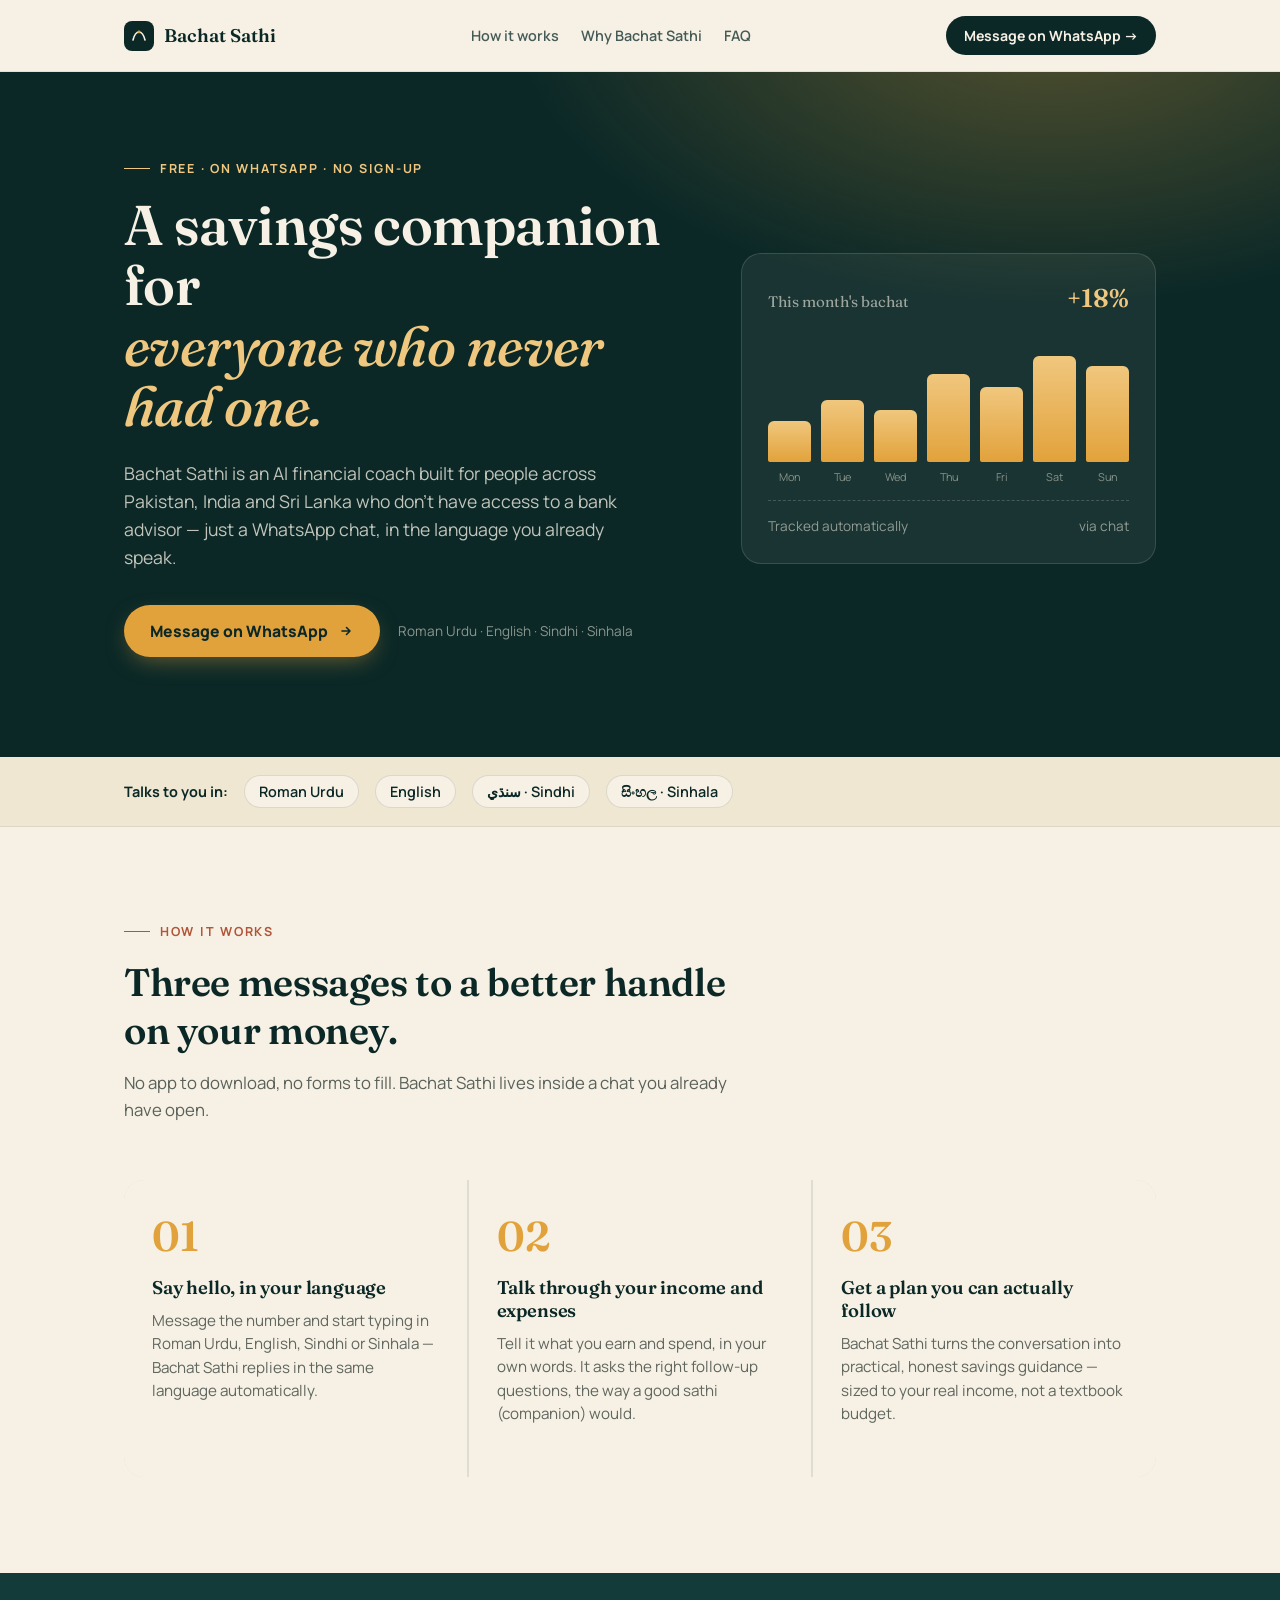
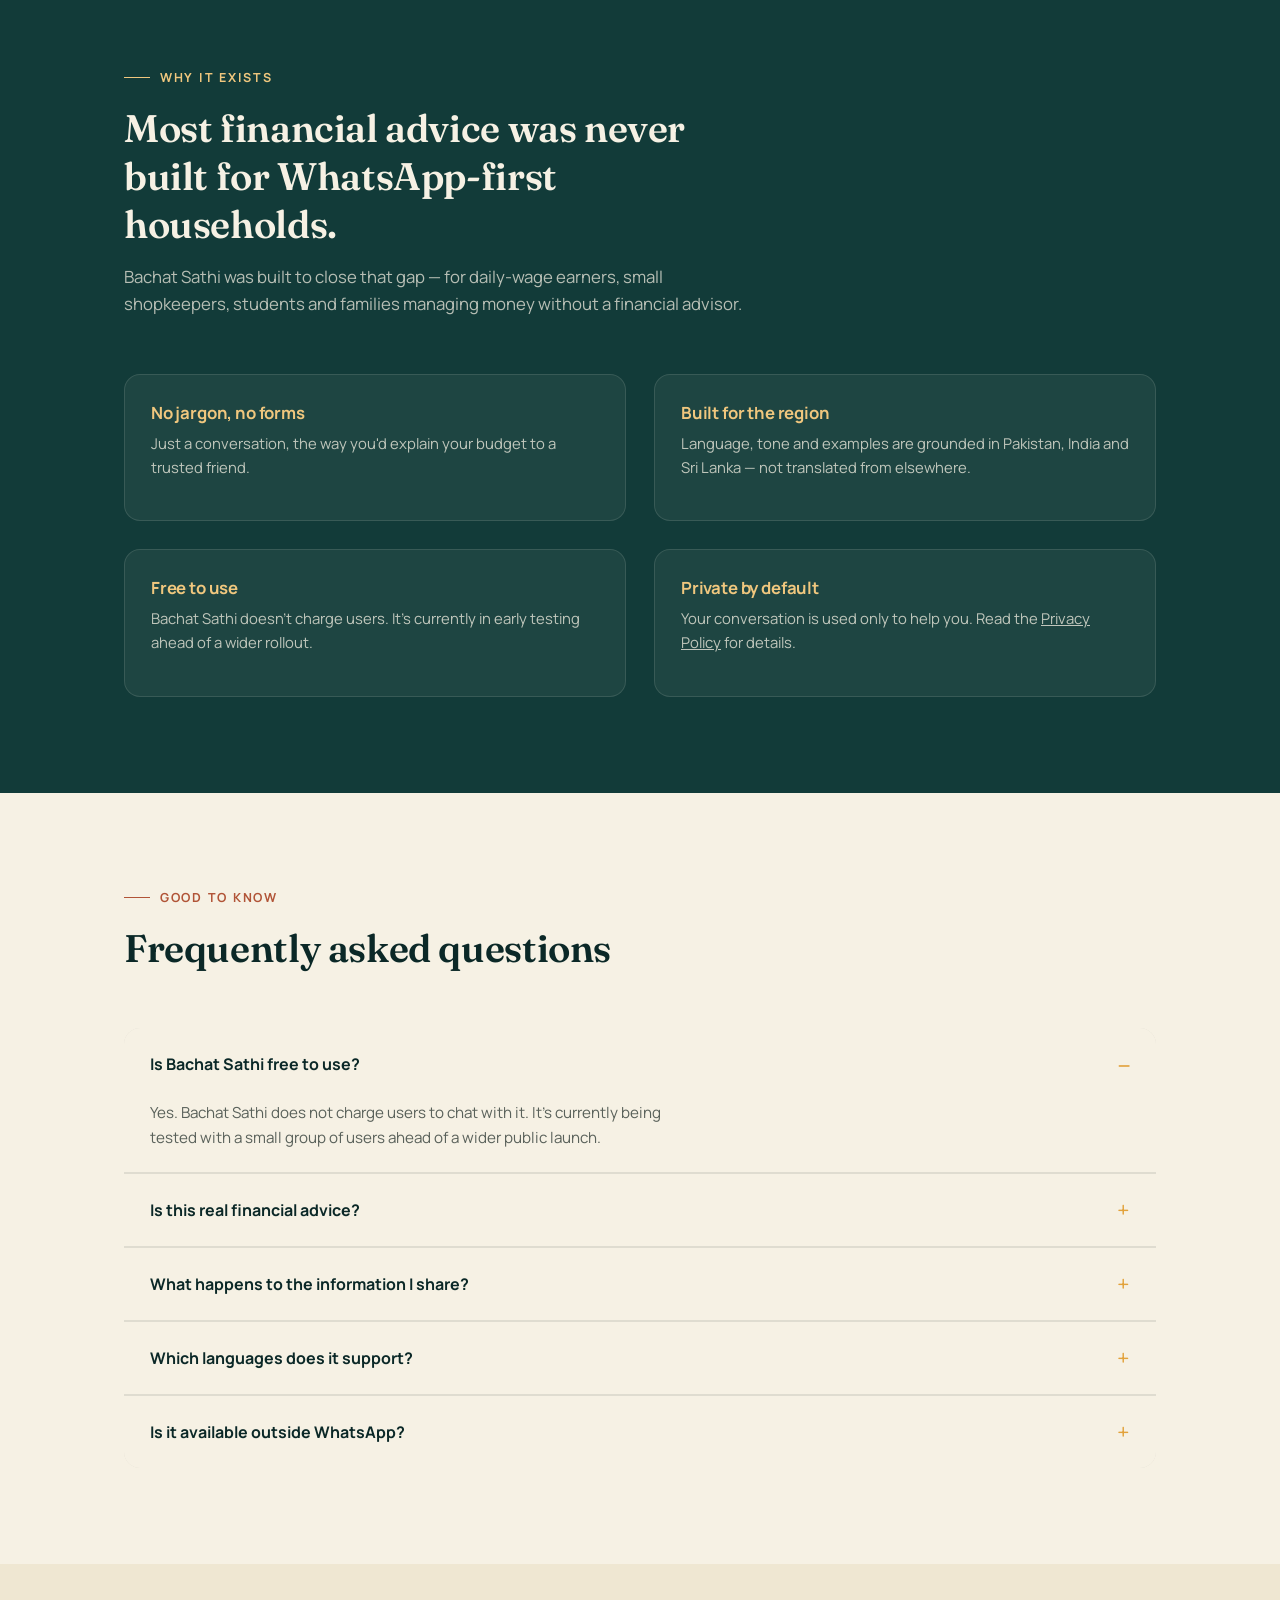
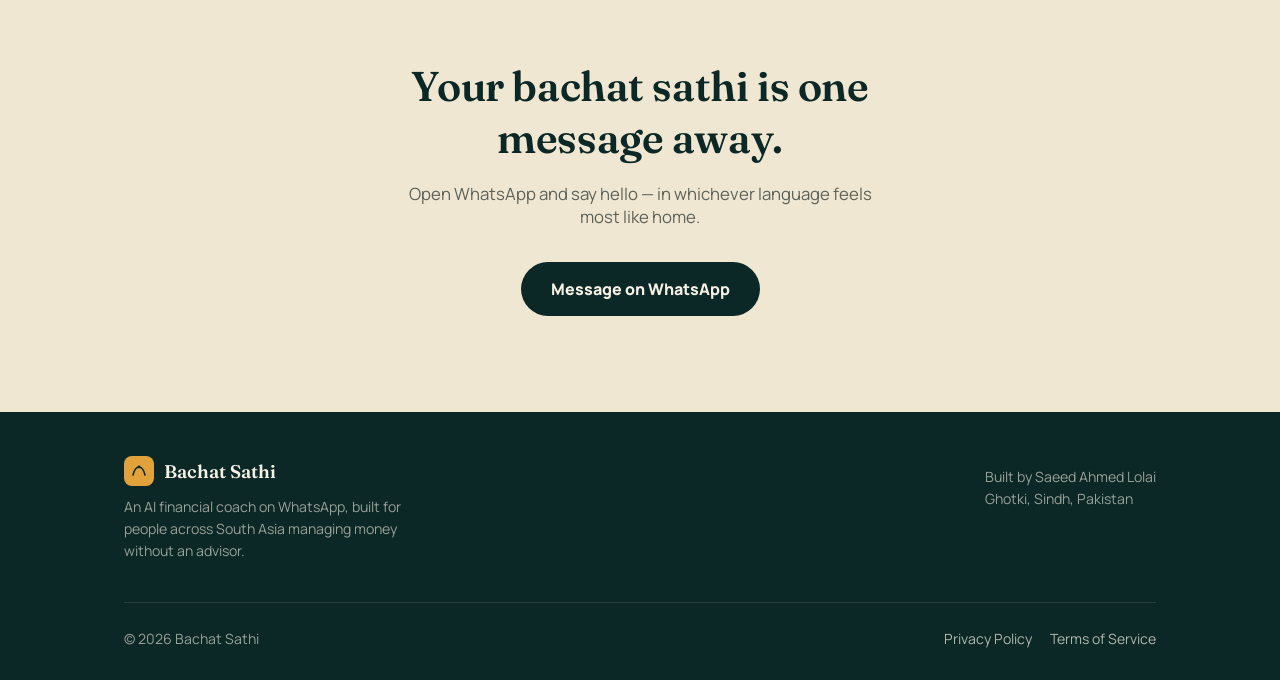
<file: index.html>
<!DOCTYPE html>
<html lang="en">
<head>
<meta charset="UTF-8">
<meta name="viewport" content="width=device-width, initial-scale=1.0">
<title>Bachat Sathi — Your savings companion on WhatsApp</title>
<meta name="description" content="Bachat Sathi is a free AI financial coach on WhatsApp, built for people across Pakistan, India and Sri Lanka who don't have access to a financial advisor.">
<meta property="og:title" content="Bachat Sathi — Your savings companion on WhatsApp">
<meta property="og:description" content="A free AI financial coach on WhatsApp, in Roman Urdu, English, Sindhi and Sinhala.">
<meta property="og:type" content="website">
<link rel="icon" href="data:image/svg+xml,%3Csvg xmlns='http://www.w3.org/2000/svg' viewBox='0 0 32 32'%3E%3Crect width='32' height='32' rx='8' fill='%230B2827'/%3E%3Cpath d='M6 24c0 0 4-16 10-16s10 16 10 16' stroke='%23F6F1E4' stroke-width='2.4' fill='none' stroke-linecap='round'/%3E%3Ccircle cx='16' cy='8' r='2.2' fill='%23E2A23B'/%3E%3C/svg%3E">
<link rel="preconnect" href="https://fonts.googleapis.com">
<link rel="preconnect" href="https://fonts.gstatic.com" crossorigin>
<link href="https://fonts.googleapis.com/css2?family=Fraunces:opsz,wght@9..144,400;9..144,500;9..144,600;9..144,700&family=Manrope:wght@400;500;600;700;800&display=swap" rel="stylesheet">
<link rel="stylesheet" href="style.css">
</head>
<body>

<div class="nav">
  <div class="nav-inner">
    <a class="brand" href="index.html">
      <span class="mark">
        <svg width="16" height="16" viewBox="0 0 16 16" fill="none"><path d="M2 12C2 12 4 4 8 4C12 4 14 12 14 12" stroke="#F6F1E4" stroke-width="1.6" stroke-linecap="round"/><circle cx="8" cy="4" r="1.4" fill="#E2A23B"/></svg>
      </span>
      Bachat Sathi
    </a>
    <div class="nav-links">
      <a href="#how">How it works</a>
      <a href="#why">Why Bachat Sathi</a>
      <a href="#faq">FAQ</a>
    </div>
    <a class="nav-cta" href="https://wa.me/15551496359" target="_blank" rel="noopener">
      Message on WhatsApp →
    </a>
  </div>
</div>

<section class="hero">
  <div class="wrap hero-grid">
    <div>
      <div class="eyebrow">Free · On WhatsApp · No sign-up</div>
      <h1>A savings companion for<br><em>everyone who never had one.</em></h1>
      <p class="lead">Bachat Sathi is an AI financial coach built for people across Pakistan, India and Sri Lanka who don't have access to a bank advisor — just a WhatsApp chat, in the language you already speak.</p>
      <div class="hero-actions">
        <a class="btn-primary" href="https://wa.me/15551496359" target="_blank" rel="noopener">
          Message on WhatsApp
          <svg width="16" height="16" viewBox="0 0 16 16" fill="none"><path d="M4 8H12M12 8L8.5 4.5M12 8L8.5 11.5" stroke="#0B2827" stroke-width="1.6" stroke-linecap="round" stroke-linejoin="round"/></svg>
        </a>
        <span class="hero-note">Roman Urdu · English · Sindhi · Sinhala</span>
      </div>
    </div>

    <div class="ledger" aria-hidden="true">
      <div class="ledger-head">
        <span>This month's bachat</span>
        <span>+18%</span>
      </div>
      <div class="bars">
        <div class="bar" style="height:32%"><span>Mon</span></div>
        <div class="bar" style="height:48%"><span>Tue</span></div>
        <div class="bar" style="height:40%"><span>Wed</span></div>
        <div class="bar" style="height:68%"><span>Thu</span></div>
        <div class="bar" style="height:58%"><span>Fri</span></div>
        <div class="bar" style="height:82%"><span>Sat</span></div>
        <div class="bar" style="height:74%"><span>Sun</span></div>
      </div>
      <div class="ledger-foot">
        <span>Tracked automatically</span>
        <span>via chat</span>
      </div>
    </div>
  </div>
</section>

<div class="langs">
  <div class="langs-inner">
    <span class="label">Talks to you in:</span>
    <span class="chip">Roman Urdu</span>
    <span class="chip">English</span>
    <span class="chip">سنڌي · Sindhi</span>
    <span class="chip">සිංහල · Sinhala</span>
  </div>
</div>

<section id="how">
  <div class="wrap">
    <div class="section-head">
      <div class="eyebrow">How it works</div>
      <h2>Three messages to a better handle on your money.</h2>
      <p>No app to download, no forms to fill. Bachat Sathi lives inside a chat you already have open.</p>
    </div>
    <div class="steps">
      <div class="step">
        <div class="num">01</div>
        <h3>Say hello, in your language</h3>
        <p>Message the number and start typing in Roman Urdu, English, Sindhi or Sinhala — Bachat Sathi replies in the same language automatically.</p>
      </div>
      <div class="step">
        <div class="num">02</div>
        <h3>Talk through your income and expenses</h3>
        <p>Tell it what you earn and spend, in your own words. It asks the right follow-up questions, the way a good sathi (companion) would.</p>
      </div>
      <div class="step">
        <div class="num">03</div>
        <h3>Get a plan you can actually follow</h3>
        <p>Bachat Sathi turns the conversation into practical, honest savings guidance — sized to your real income, not a textbook budget.</p>
      </div>
    </div>
  </div>
</section>

<section class="why" id="why">
  <div class="wrap">
    <div class="section-head">
      <div class="eyebrow">Why it exists</div>
      <h2>Most financial advice was never built for WhatsApp-first households.</h2>
      <p>Bachat Sathi was built to close that gap — for daily-wage earners, small shopkeepers, students and families managing money without a financial advisor.</p>
    </div>
    <div class="why-grid">
      <div class="why-item">
        <h3>No jargon, no forms</h3>
        <p>Just a conversation, the way you'd explain your budget to a trusted friend.</p>
      </div>
      <div class="why-item">
        <h3>Built for the region</h3>
        <p>Language, tone and examples are grounded in Pakistan, India and Sri Lanka — not translated from elsewhere.</p>
      </div>
      <div class="why-item">
        <h3>Free to use</h3>
        <p>Bachat Sathi doesn't charge users. It's currently in early testing ahead of a wider rollout.</p>
      </div>
      <div class="why-item">
        <h3>Private by default</h3>
        <p>Your conversation is used only to help you. Read the <a href="privacy.html" style="text-decoration:underline;">Privacy Policy</a> for details.</p>
      </div>
    </div>
  </div>
</section>

<section id="faq">
  <div class="wrap">
    <div class="section-head">
      <div class="eyebrow">Good to know</div>
      <h2>Frequently asked questions</h2>
    </div>
    <div class="faq-list">
      <details class="faq-item" open>
        <summary>Is Bachat Sathi free to use?</summary>
        <div class="faq-body">Yes. Bachat Sathi does not charge users to chat with it. It's currently being tested with a small group of users ahead of a wider public launch.</div>
      </details>
      <details class="faq-item">
        <summary>Is this real financial advice?</summary>
        <div class="faq-body">Bachat Sathi offers general budgeting and savings guidance for educational purposes. It is not a licensed financial advisor, and its guidance should not replace advice from a qualified professional for major financial decisions.</div>
      </details>
      <details class="faq-item">
        <summary>What happens to the information I share?</summary>
        <div class="faq-body">Your messages are used to give you relevant coaching and are not sold to third parties. See the <a href="privacy.html" style="text-decoration:underline;">Privacy Policy</a> for full details.</div>
      </details>
      <details class="faq-item">
        <summary>Which languages does it support?</summary>
        <div class="faq-body">Roman Urdu, English, Sindhi and Sinhala today, with more languages planned as Bachat Sathi grows.</div>
      </details>
      <details class="faq-item">
        <summary>Is it available outside WhatsApp?</summary>
        <div class="faq-body">Not yet. Bachat Sathi currently works on WhatsApp only.</div>
      </details>
    </div>
  </div>
</section>

<section class="cta">
  <div class="wrap">
    <h2>Your bachat sathi is one message away.</h2>
    <p>Open WhatsApp and say hello — in whichever language feels most like home.</p>
    <a class="btn-dark" href="https://wa.me/15551496359" target="_blank" rel="noopener">
      Message on WhatsApp
    </a>
  </div>
</section>

<footer>
  <div class="wrap">
    <div class="top">
      <div>
        <a class="brand" href="index.html">
          <span class="mark">
            <svg width="16" height="16" viewBox="0 0 16 16" fill="none"><path d="M2 12C2 12 4 4 8 4C12 4 14 12 14 12" stroke="#0B2827" stroke-width="1.6" stroke-linecap="round"/><circle cx="8" cy="4" r="1.4" fill="#0B2827"/></svg>
          </span>
          Bachat Sathi
        </a>
        <p>An AI financial coach on WhatsApp, built for people across South Asia managing money without an advisor.</p>
      </div>
      <div>
        <p>Built by Saeed Ahmed Lolai<br>Ghotki, Sindh, Pakistan</p>
      </div>
    </div>
    <div class="foot-inner">
      <span>© 2026 Bachat Sathi</span>
      <div class="foot-links">
        <a href="privacy.html">Privacy Policy</a>
        <a href="terms.html">Terms of Service</a>
      </div>
    </div>
  </div>
</footer>

</body>
</html>
</file>
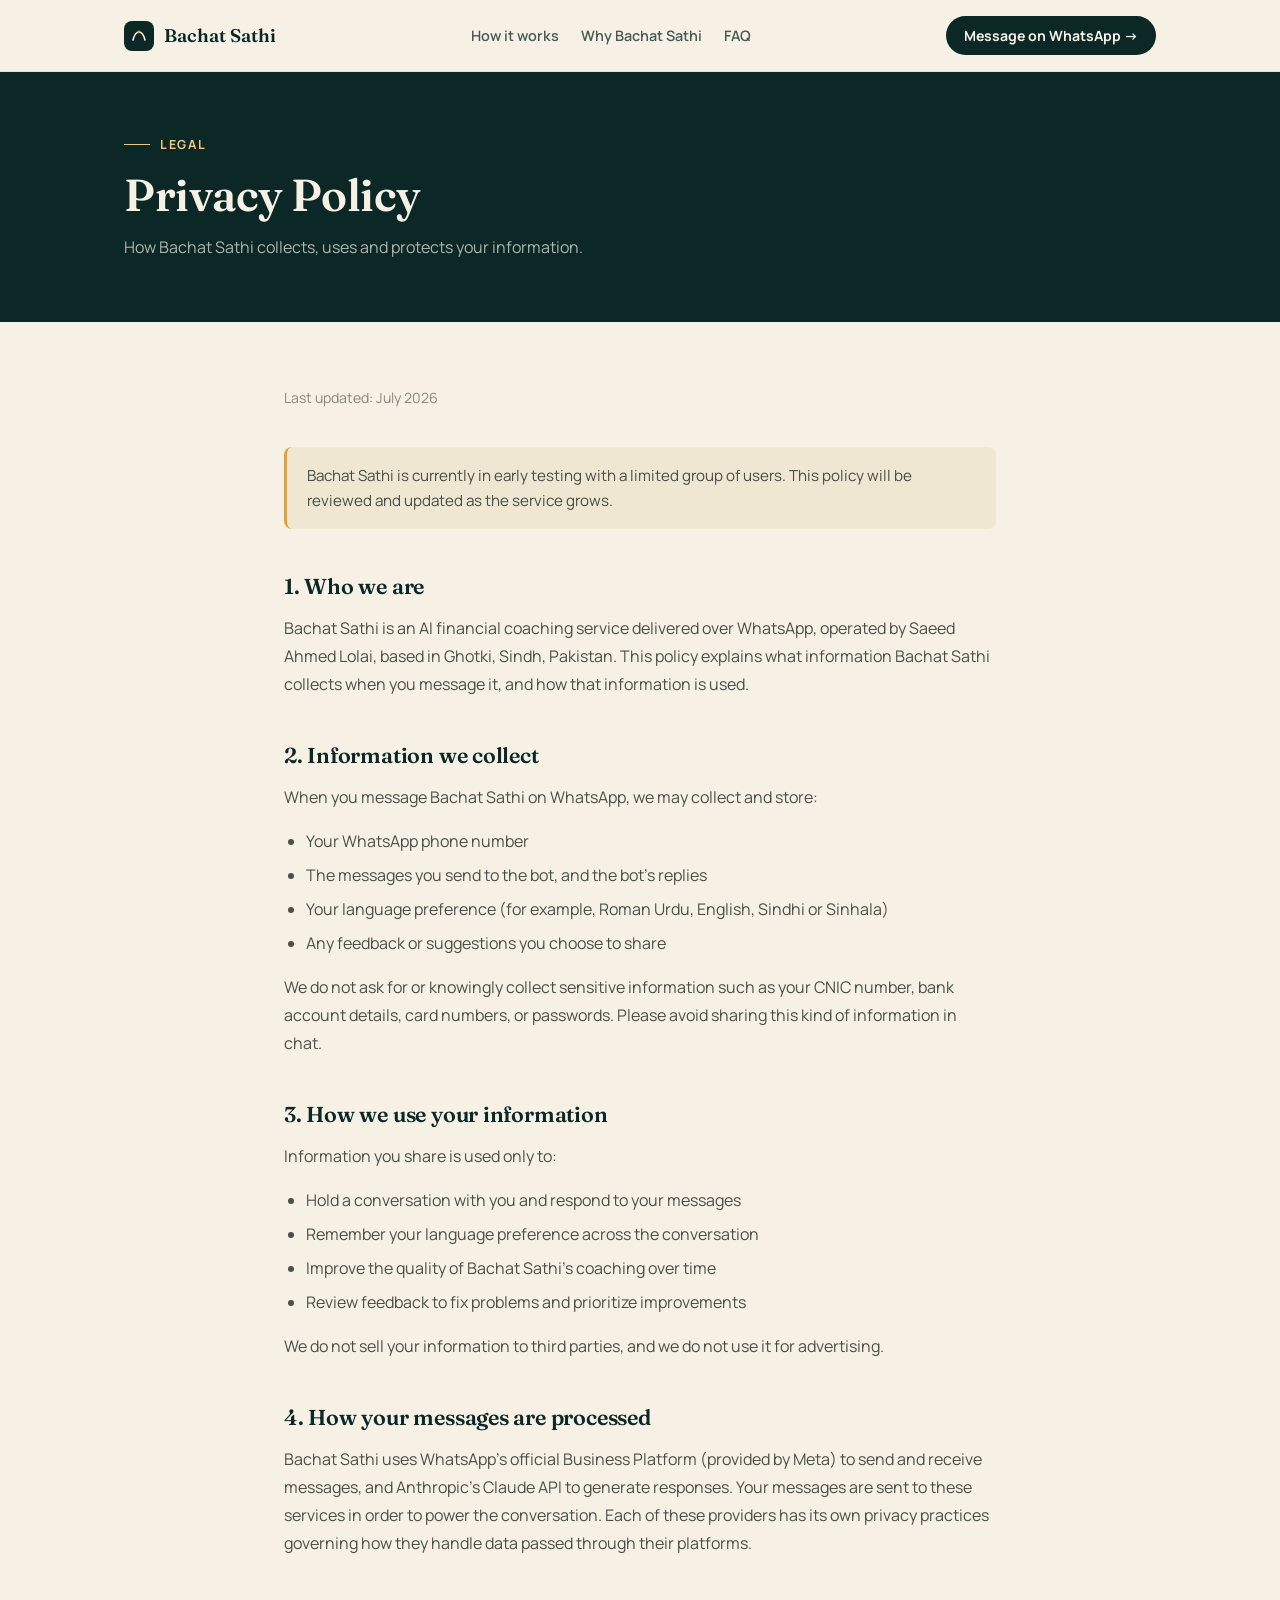
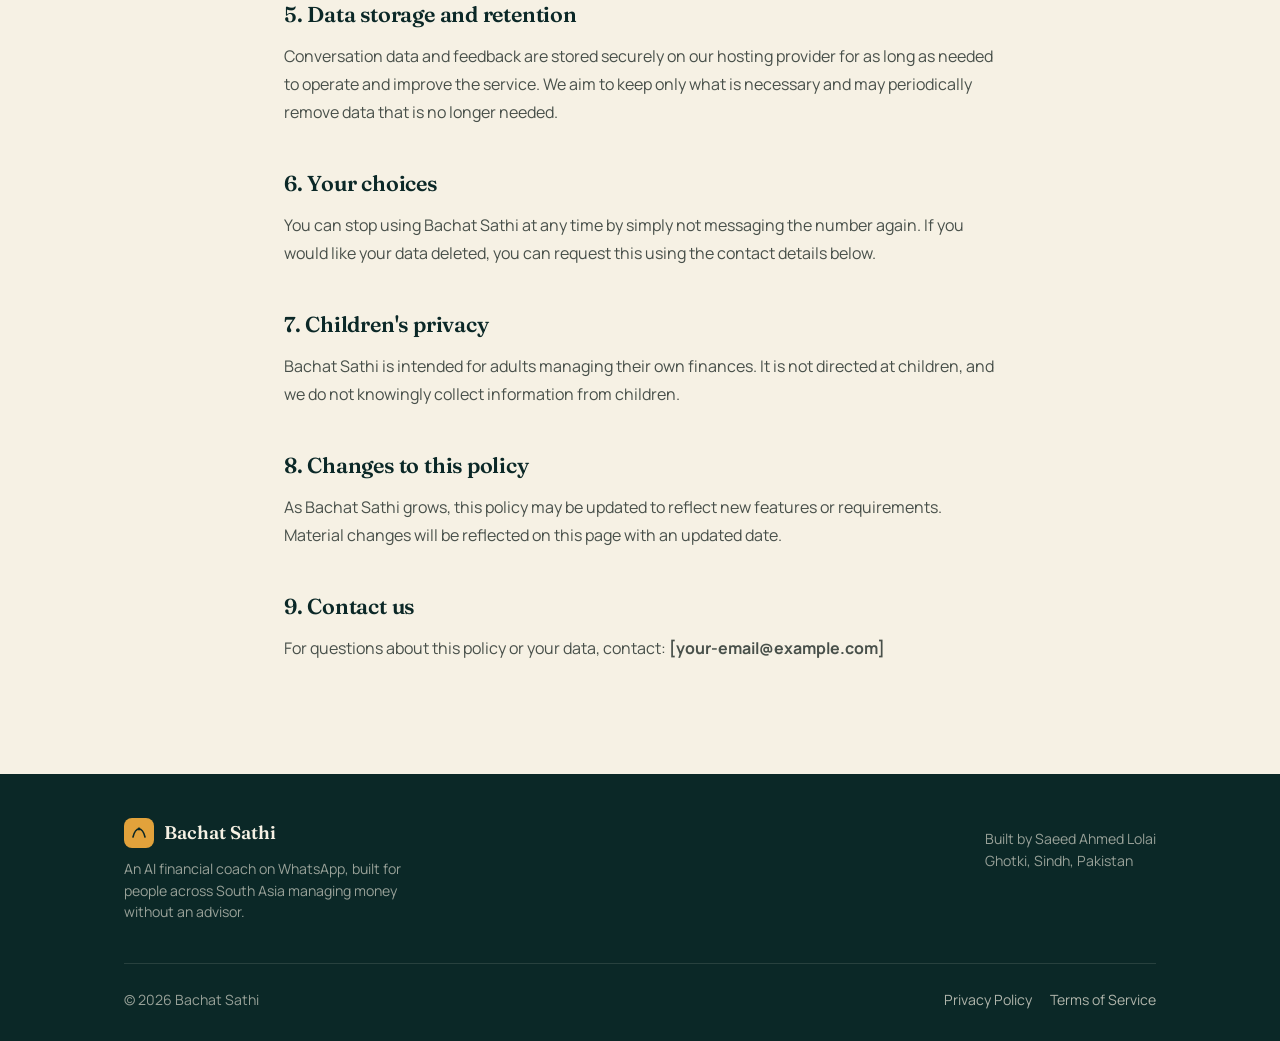
<file: privacy.html>
<!DOCTYPE html>
<html lang="en">
<head>
<meta charset="UTF-8">
<meta name="viewport" content="width=device-width, initial-scale=1.0">
<title>Privacy Policy — Bachat Sathi</title>
<meta name="description" content="How Bachat Sathi collects, uses and protects your information.">
<link rel="icon" href="data:image/svg+xml,%3Csvg xmlns='http://www.w3.org/2000/svg' viewBox='0 0 32 32'%3E%3Crect width='32' height='32' rx='8' fill='%230B2827'/%3E%3Cpath d='M6 24c0 0 4-16 10-16s10 16 10 16' stroke='%23F6F1E4' stroke-width='2.4' fill='none' stroke-linecap='round'/%3E%3Ccircle cx='16' cy='8' r='2.2' fill='%23E2A23B'/%3E%3C/svg%3E">
<link rel="preconnect" href="https://fonts.googleapis.com">
<link rel="preconnect" href="https://fonts.gstatic.com" crossorigin>
<link href="https://fonts.googleapis.com/css2?family=Fraunces:opsz,wght@9..144,400;9..144,500;9..144,600;9..144,700&family=Manrope:wght@400;500;600;700;800&display=swap" rel="stylesheet">
<link rel="stylesheet" href="style.css">
</head>
<body>

<div class="nav">
  <div class="nav-inner">
    <a class="brand" href="index.html">
      <span class="mark">
        <svg width="16" height="16" viewBox="0 0 16 16" fill="none"><path d="M2 12C2 12 4 4 8 4C12 4 14 12 14 12" stroke="#F6F1E4" stroke-width="1.6" stroke-linecap="round"/><circle cx="8" cy="4" r="1.4" fill="#E2A23B"/></svg>
      </span>
      Bachat Sathi
    </a>
    <div class="nav-links">
      <a href="index.html#how">How it works</a>
      <a href="index.html#why">Why Bachat Sathi</a>
      <a href="index.html#faq">FAQ</a>
    </div>
    <a class="nav-cta" href="https://wa.me/15551496359" target="_blank" rel="noopener">
      Message on WhatsApp →
    </a>
  </div>
</div>

<section class="legal-hero">
  <div class="wrap">
    <div class="eyebrow">Legal</div>
    <h1>Privacy Policy</h1>
    <p>How Bachat Sathi collects, uses and protects your information.</p>
  </div>
</section>

<div class="legal-body">
  <p class="updated">Last updated: July 2026</p>

  <div class="callout">
    Bachat Sathi is currently in early testing with a limited group of users. This policy will be reviewed and updated as the service grows.
  </div>

  <h2>1. Who we are</h2>
  <p>Bachat Sathi is an AI financial coaching service delivered over WhatsApp, operated by Saeed Ahmed Lolai, based in Ghotki, Sindh, Pakistan. This policy explains what information Bachat Sathi collects when you message it, and how that information is used.</p>

  <h2>2. Information we collect</h2>
  <p>When you message Bachat Sathi on WhatsApp, we may collect and store:</p>
  <ul>
    <li>Your WhatsApp phone number</li>
    <li>The messages you send to the bot, and the bot's replies</li>
    <li>Your language preference (for example, Roman Urdu, English, Sindhi or Sinhala)</li>
    <li>Any feedback or suggestions you choose to share</li>
  </ul>
  <p>We do not ask for or knowingly collect sensitive information such as your CNIC number, bank account details, card numbers, or passwords. Please avoid sharing this kind of information in chat.</p>

  <h2>3. How we use your information</h2>
  <p>Information you share is used only to:</p>
  <ul>
    <li>Hold a conversation with you and respond to your messages</li>
    <li>Remember your language preference across the conversation</li>
    <li>Improve the quality of Bachat Sathi's coaching over time</li>
    <li>Review feedback to fix problems and prioritize improvements</li>
  </ul>
  <p>We do not sell your information to third parties, and we do not use it for advertising.</p>

  <h2>4. How your messages are processed</h2>
  <p>Bachat Sathi uses WhatsApp's official Business Platform (provided by Meta) to send and receive messages, and Anthropic's Claude API to generate responses. Your messages are sent to these services in order to power the conversation. Each of these providers has its own privacy practices governing how they handle data passed through their platforms.</p>

  <h2>5. Data storage and retention</h2>
  <p>Conversation data and feedback are stored securely on our hosting provider for as long as needed to operate and improve the service. We aim to keep only what is necessary and may periodically remove data that is no longer needed.</p>

  <h2>6. Your choices</h2>
  <p>You can stop using Bachat Sathi at any time by simply not messaging the number again. If you would like your data deleted, you can request this using the contact details below.</p>

  <h2>7. Children's privacy</h2>
  <p>Bachat Sathi is intended for adults managing their own finances. It is not directed at children, and we do not knowingly collect information from children.</p>

  <h2>8. Changes to this policy</h2>
  <p>As Bachat Sathi grows, this policy may be updated to reflect new features or requirements. Material changes will be reflected on this page with an updated date.</p>

  <h2>9. Contact us</h2>
  <p>For questions about this policy or your data, contact: <strong>[your-email@example.com]</strong></p>
</div>

<footer>
  <div class="wrap">
    <div class="top">
      <div>
        <a class="brand" href="index.html">
          <span class="mark">
            <svg width="16" height="16" viewBox="0 0 16 16" fill="none"><path d="M2 12C2 12 4 4 8 4C12 4 14 12 14 12" stroke="#0B2827" stroke-width="1.6" stroke-linecap="round"/><circle cx="8" cy="4" r="1.4" fill="#0B2827"/></svg>
          </span>
          Bachat Sathi
        </a>
        <p>An AI financial coach on WhatsApp, built for people across South Asia managing money without an advisor.</p>
      </div>
      <div>
        <p>Built by Saeed Ahmed Lolai<br>Ghotki, Sindh, Pakistan</p>
      </div>
    </div>
    <div class="foot-inner">
      <span>© 2026 Bachat Sathi</span>
      <div class="foot-links">
        <a href="privacy.html">Privacy Policy</a>
        <a href="terms.html">Terms of Service</a>
      </div>
    </div>
  </div>
</footer>

</body>
</html>
</file>
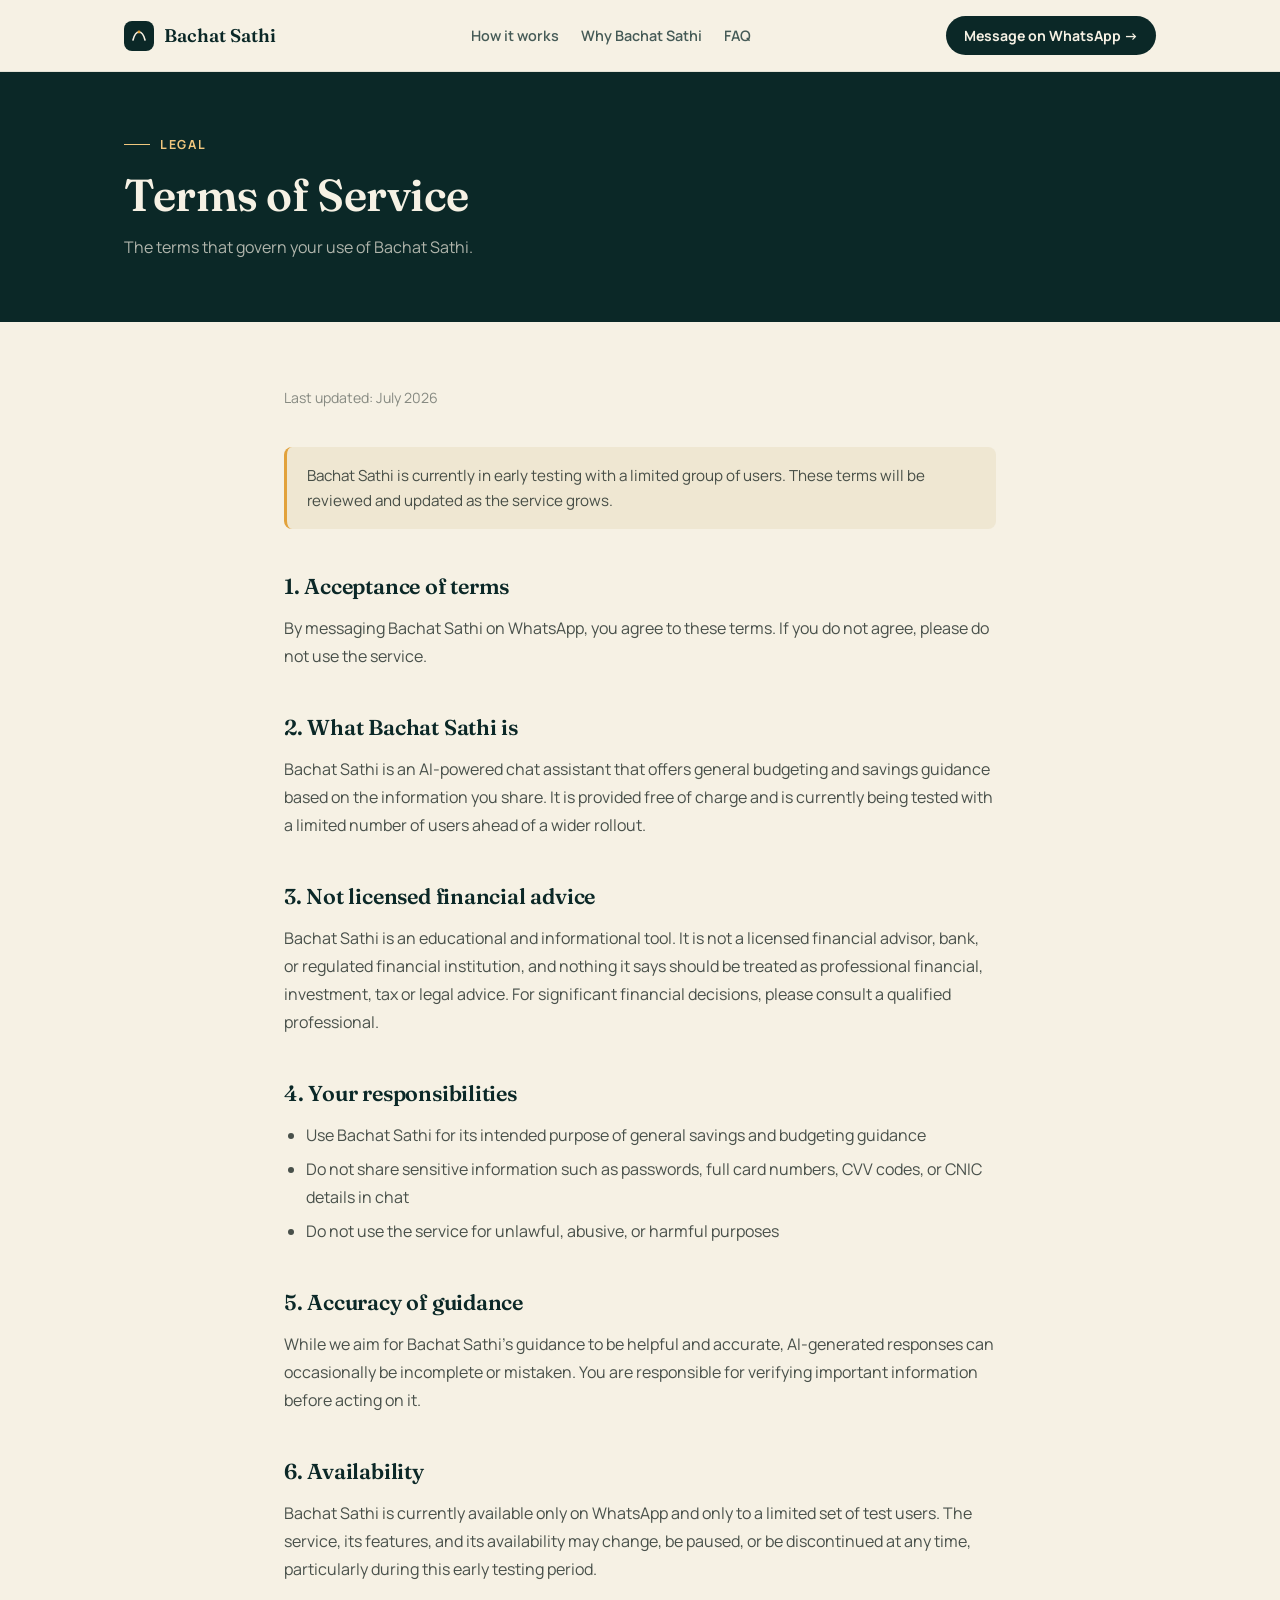
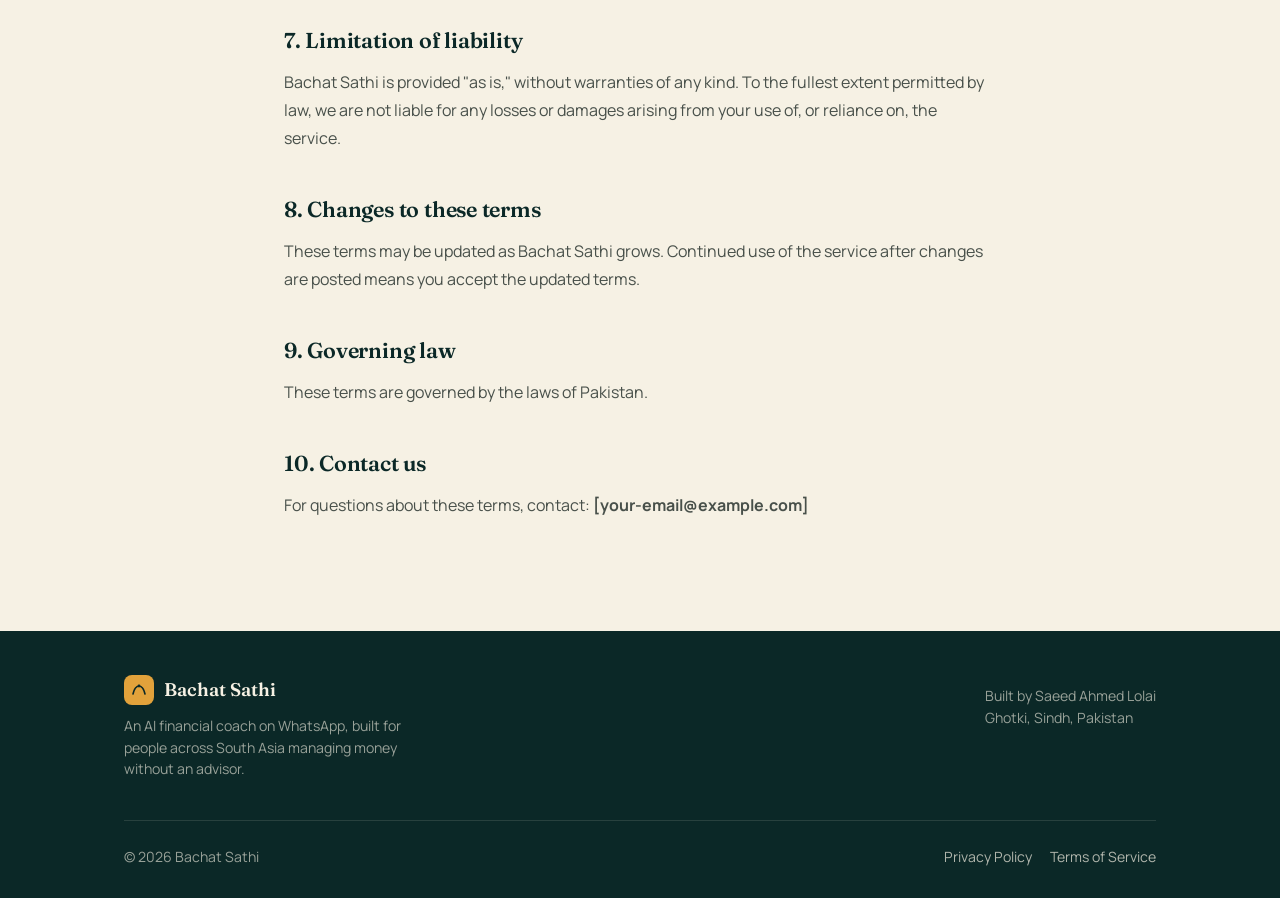
<file: terms.html>
<!DOCTYPE html>
<html lang="en">
<head>
<meta charset="UTF-8">
<meta name="viewport" content="width=device-width, initial-scale=1.0">
<title>Terms of Service — Bachat Sathi</title>
<meta name="description" content="The terms that govern your use of Bachat Sathi.">
<link rel="icon" href="data:image/svg+xml,%3Csvg xmlns='http://www.w3.org/2000/svg' viewBox='0 0 32 32'%3E%3Crect width='32' height='32' rx='8' fill='%230B2827'/%3E%3Cpath d='M6 24c0 0 4-16 10-16s10 16 10 16' stroke='%23F6F1E4' stroke-width='2.4' fill='none' stroke-linecap='round'/%3E%3Ccircle cx='16' cy='8' r='2.2' fill='%23E2A23B'/%3E%3C/svg%3E">
<link rel="preconnect" href="https://fonts.googleapis.com">
<link rel="preconnect" href="https://fonts.gstatic.com" crossorigin>
<link href="https://fonts.googleapis.com/css2?family=Fraunces:opsz,wght@9..144,400;9..144,500;9..144,600;9..144,700&family=Manrope:wght@400;500;600;700;800&display=swap" rel="stylesheet">
<link rel="stylesheet" href="style.css">
</head>
<body>

<div class="nav">
  <div class="nav-inner">
    <a class="brand" href="index.html">
      <span class="mark">
        <svg width="16" height="16" viewBox="0 0 16 16" fill="none"><path d="M2 12C2 12 4 4 8 4C12 4 14 12 14 12" stroke="#F6F1E4" stroke-width="1.6" stroke-linecap="round"/><circle cx="8" cy="4" r="1.4" fill="#E2A23B"/></svg>
      </span>
      Bachat Sathi
    </a>
    <div class="nav-links">
      <a href="index.html#how">How it works</a>
      <a href="index.html#why">Why Bachat Sathi</a>
      <a href="index.html#faq">FAQ</a>
    </div>
    <a class="nav-cta" href="https://wa.me/15551496359" target="_blank" rel="noopener">
      Message on WhatsApp →
    </a>
  </div>
</div>

<section class="legal-hero">
  <div class="wrap">
    <div class="eyebrow">Legal</div>
    <h1>Terms of Service</h1>
    <p>The terms that govern your use of Bachat Sathi.</p>
  </div>
</section>

<div class="legal-body">
  <p class="updated">Last updated: July 2026</p>

  <div class="callout">
    Bachat Sathi is currently in early testing with a limited group of users. These terms will be reviewed and updated as the service grows.
  </div>

  <h2>1. Acceptance of terms</h2>
  <p>By messaging Bachat Sathi on WhatsApp, you agree to these terms. If you do not agree, please do not use the service.</p>

  <h2>2. What Bachat Sathi is</h2>
  <p>Bachat Sathi is an AI-powered chat assistant that offers general budgeting and savings guidance based on the information you share. It is provided free of charge and is currently being tested with a limited number of users ahead of a wider rollout.</p>

  <h2>3. Not licensed financial advice</h2>
  <p>Bachat Sathi is an educational and informational tool. It is not a licensed financial advisor, bank, or regulated financial institution, and nothing it says should be treated as professional financial, investment, tax or legal advice. For significant financial decisions, please consult a qualified professional.</p>

  <h2>4. Your responsibilities</h2>
  <ul>
    <li>Use Bachat Sathi for its intended purpose of general savings and budgeting guidance</li>
    <li>Do not share sensitive information such as passwords, full card numbers, CVV codes, or CNIC details in chat</li>
    <li>Do not use the service for unlawful, abusive, or harmful purposes</li>
  </ul>

  <h2>5. Accuracy of guidance</h2>
  <p>While we aim for Bachat Sathi's guidance to be helpful and accurate, AI-generated responses can occasionally be incomplete or mistaken. You are responsible for verifying important information before acting on it.</p>

  <h2>6. Availability</h2>
  <p>Bachat Sathi is currently available only on WhatsApp and only to a limited set of test users. The service, its features, and its availability may change, be paused, or be discontinued at any time, particularly during this early testing period.</p>

  <h2>7. Limitation of liability</h2>
  <p>Bachat Sathi is provided "as is," without warranties of any kind. To the fullest extent permitted by law, we are not liable for any losses or damages arising from your use of, or reliance on, the service.</p>

  <h2>8. Changes to these terms</h2>
  <p>These terms may be updated as Bachat Sathi grows. Continued use of the service after changes are posted means you accept the updated terms.</p>

  <h2>9. Governing law</h2>
  <p>These terms are governed by the laws of Pakistan.</p>

  <h2>10. Contact us</h2>
  <p>For questions about these terms, contact: <strong>[your-email@example.com]</strong></p>
</div>

<footer>
  <div class="wrap">
    <div class="top">
      <div>
        <a class="brand" href="index.html">
          <span class="mark">
            <svg width="16" height="16" viewBox="0 0 16 16" fill="none"><path d="M2 12C2 12 4 4 8 4C12 4 14 12 14 12" stroke="#0B2827" stroke-width="1.6" stroke-linecap="round"/><circle cx="8" cy="4" r="1.4" fill="#0B2827"/></svg>
          </span>
          Bachat Sathi
        </a>
        <p>An AI financial coach on WhatsApp, built for people across South Asia managing money without an advisor.</p>
      </div>
      <div>
        <p>Built by Saeed Ahmed Lolai<br>Ghotki, Sindh, Pakistan</p>
      </div>
    </div>
    <div class="foot-inner">
      <span>© 2026 Bachat Sathi</span>
      <div class="foot-links">
        <a href="privacy.html">Privacy Policy</a>
        <a href="terms.html">Terms of Service</a>
      </div>
    </div>
  </div>
</footer>

</body>
</html>
</file>
<file: style.css>
:root{
  --ink:#17231F;
  --teal:#123B39;
  --teal-deep:#0B2827;
  --paper:#F6F1E4;
  --paper-warm:#EFE7D2;
  --marigold:#E2A23B;
  --marigold-soft:#F0C77E;
  --rust:#B15437;
}
*{box-sizing:border-box;}
html{scroll-behavior:smooth;}
body{
  margin:0;
  font-family:'Manrope', sans-serif;
  background:var(--paper);
  color:var(--ink);
  -webkit-font-smoothing:antialiased;
}
h1,h2,h3{
  font-family:'Fraunces', serif;
  margin:0;
  letter-spacing:-0.01em;
}
a{color:inherit;}
img,svg{display:block;max-width:100%;}
:focus-visible{
  outline:2px solid var(--marigold);
  outline-offset:3px;
  border-radius:4px;
}
@media (prefers-reduced-motion: reduce){
  *{ animation:none !important; transition:none !important; scroll-behavior:auto !important; }
}
.wrap{
  max-width:1080px;
  margin:0 auto;
  padding:0 24px;
}

/* ---------- NAV ---------- */
.nav{
  position:sticky; top:0; z-index:20;
  background:rgba(246,241,228,0.92);
  backdrop-filter: blur(6px);
  border-bottom:1px solid rgba(23,35,31,0.08);
}
.nav-inner{
  max-width:1080px; margin:0 auto; padding:16px 24px;
  display:flex; align-items:center; justify-content:space-between;
  gap:16px; flex-wrap:wrap;
}
.brand{
  display:flex; align-items:center; gap:10px;
  font-family:'Fraunces', serif; font-weight:600; font-size:1.15rem;
  color:var(--teal-deep);
  text-decoration:none;
}
.brand .mark{
  width:30px;height:30px;border-radius:8px;
  background:var(--teal-deep);
  display:flex;align-items:center;justify-content:center;
  flex-shrink:0;
}
.nav-links{
  display:flex; align-items:center; gap:22px;
  font-size:0.9rem; font-weight:600; color:var(--teal-deep);
}
.nav-links a{ text-decoration:none; opacity:0.75; }
.nav-links a:hover{ opacity:1; }
.nav-cta{
  background:var(--teal-deep); color:var(--paper);
  padding:10px 18px; border-radius:100px;
  font-weight:700; font-size:0.88rem;
  text-decoration:none;
  display:inline-flex; align-items:center; gap:8px;
  transition:transform .15s ease, background .15s ease;
}
.nav-cta:hover{ background:var(--rust); transform:translateY(-1px); }

/* ---------- HERO ---------- */
.hero{
  background:
    radial-gradient(ellipse 900px 500px at 82% -10%, rgba(226,162,59,0.35), transparent 60%),
    var(--teal-deep);
  color:var(--paper);
  padding:88px 0 100px;
  position:relative;
  overflow:hidden;
}
.hero-grid{
  display:grid;
  grid-template-columns: 1.15fr 0.85fr;
  gap:56px;
  align-items:center;
}
.eyebrow{
  font-size:0.78rem; letter-spacing:0.14em; text-transform:uppercase;
  color:var(--marigold-soft); font-weight:700; margin-bottom:18px;
  display:flex; align-items:center; gap:10px;
}
.eyebrow::before{
  content:""; width:26px; height:1px; background:var(--marigold-soft);
}
.hero h1{
  font-size:clamp(2.3rem, 4.4vw, 3.5rem);
  line-height:1.08;
  font-weight:600;
  color:var(--paper);
}
.hero h1 em{
  font-style:italic; color:var(--marigold-soft); font-weight:500;
}
.hero p.lead{
  margin-top:22px;
  font-size:1.1rem;
  line-height:1.6;
  color:rgba(246,241,228,0.78);
  max-width:46ch;
}
.hero-actions{
  margin-top:34px;
  display:flex; align-items:center; gap:18px; flex-wrap:wrap;
}
.btn-primary{
  background:var(--marigold);
  color:var(--teal-deep);
  padding:15px 26px;
  border-radius:100px;
  font-weight:800;
  text-decoration:none;
  font-size:0.98rem;
  display:inline-flex; align-items:center; gap:10px;
  box-shadow:0 8px 24px -8px rgba(226,162,59,0.55);
  transition:transform .15s ease, box-shadow .15s ease;
}
.btn-primary:hover{ transform:translateY(-2px); box-shadow:0 12px 28px -8px rgba(226,162,59,0.65); }
.hero-note{ font-size:0.85rem; color:rgba(246,241,228,0.55); }

/* Ledger illustration */
.ledger{
  background:rgba(246,241,228,0.06);
  border:1px solid rgba(246,241,228,0.14);
  border-radius:20px;
  padding:28px 26px;
}
.ledger-head{
  display:flex; justify-content:space-between; align-items:baseline;
  margin-bottom:18px;
  font-family:'Fraunces', serif;
}
.ledger-head span:first-child{ font-size:0.95rem; color:rgba(246,241,228,0.6); }
.ledger-head span:last-child{ font-size:1.6rem; color:var(--marigold-soft); font-weight:600; }
.bars{ display:flex; align-items:flex-end; gap:10px; height:130px; }
.bar{
  flex:1; background:linear-gradient(180deg, var(--marigold-soft), var(--marigold));
  border-radius:6px 6px 2px 2px;
  position:relative;
}
.bar span{
  position:absolute; bottom:-22px; left:0; right:0; text-align:center;
  font-size:0.68rem; color:rgba(246,241,228,0.5);
}
.ledger-foot{
  margin-top:38px; padding-top:16px; border-top:1px dashed rgba(246,241,228,0.2);
  font-size:0.85rem; color:rgba(246,241,228,0.55);
  display:flex; justify-content:space-between;
}

/* ---------- LANGUAGES STRIP ---------- */
.langs{
  background:var(--paper-warm);
  border-bottom:1px solid rgba(23,35,31,0.08);
  padding:18px 0;
}
.langs-inner{
  max-width:1080px; margin:0 auto; padding:0 24px;
  display:flex; align-items:center; gap:16px; flex-wrap:wrap;
  font-size:0.9rem; color:var(--teal-deep);
}
.langs-inner .label{ font-weight:700; }
.chip{
  background:var(--paper); border:1px solid rgba(23,35,31,0.12);
  padding:6px 14px; border-radius:100px; font-weight:600;
}

/* ---------- SECTIONS ---------- */
section{ padding:96px 0; }
.section-head{ max-width:640px; margin-bottom:56px; }
.section-head .eyebrow{ color:var(--rust); }
.section-head .eyebrow::before{ background:var(--rust); }
.section-head h2{
  font-size:clamp(1.8rem, 3vw, 2.4rem);
  color:var(--teal-deep);
  font-weight:600;
}
.section-head p{
  margin-top:16px; font-size:1.05rem; line-height:1.6; color:rgba(23,35,31,0.7);
}

.steps{
  display:grid;
  grid-template-columns: repeat(3, 1fr);
  gap:2px;
  background:rgba(23,35,31,0.1);
  border-radius:20px;
  overflow:hidden;
}
.step{
  background:var(--paper); padding:36px 28px;
}
.step .num{
  font-family:'Fraunces', serif; font-size:2.6rem; font-weight:600;
  color:var(--marigold); line-height:1;
}
.step h3{
  margin-top:18px; font-size:1.15rem; color:var(--teal-deep); font-weight:600;
}
.step p{
  margin-top:10px; font-size:0.95rem; line-height:1.55; color:rgba(23,35,31,0.68);
}

/* ---------- WHY ---------- */
.why{ background:var(--teal); color:var(--paper); }
.why .section-head .eyebrow{ color:var(--marigold-soft); }
.why .section-head .eyebrow::before{ background:var(--marigold-soft); }
.why .section-head h2{ color:var(--paper); }
.why .section-head p{ color:rgba(246,241,228,0.72); }
.why-grid{
  display:grid; grid-template-columns:repeat(2,1fr); gap:28px;
}
.why-item{
  padding:26px; border-radius:16px;
  background:rgba(246,241,228,0.05);
  border:1px solid rgba(246,241,228,0.12);
}
.why-item h3{
  font-size:1.05rem; font-weight:700; color:var(--marigold-soft);
  font-family:'Manrope', sans-serif;
}
.why-item p{
  margin-top:8px; font-size:0.93rem; line-height:1.6; color:rgba(246,241,228,0.75);
}

/* ---------- FAQ ---------- */
.faq-list{ display:flex; flex-direction:column; gap:2px; background:rgba(23,35,31,0.1); border-radius:16px; overflow:hidden; }
.faq-item{ background:var(--paper); }
.faq-item summary{
  cursor:pointer; list-style:none; padding:22px 26px;
  display:flex; justify-content:space-between; align-items:center; gap:16px;
  font-weight:700; color:var(--teal-deep); font-size:1rem;
}
.faq-item summary::-webkit-details-marker{ display:none; }
.faq-item summary::after{
  content:"+"; font-family:'Fraunces', serif; font-size:1.4rem; color:var(--marigold);
  flex-shrink:0;
}
.faq-item[open] summary::after{ content:"–"; }
.faq-item .faq-body{
  padding:0 26px 22px; font-size:0.95rem; line-height:1.65; color:rgba(23,35,31,0.7);
  max-width:65ch;
}

/* ---------- CTA ---------- */
.cta{
  text-align:center;
  background:var(--paper-warm);
}
.cta h2{
  font-size:clamp(1.8rem,3.4vw,2.6rem); color:var(--teal-deep); font-weight:600;
  max-width:20ch; margin:0 auto;
}
.cta p{
  margin:18px auto 34px; max-width:48ch; color:rgba(23,35,31,0.68); font-size:1.05rem;
}
.btn-dark{
  background:var(--teal-deep); color:var(--paper);
  padding:16px 30px; border-radius:100px; font-weight:800;
  text-decoration:none; display:inline-flex; align-items:center; gap:10px;
  transition:transform .15s ease, background .15s ease;
}
.btn-dark:hover{ background:var(--rust); transform:translateY(-2px); }

/* ---------- FOOTER ---------- */
footer{
  background:var(--teal-deep); color:rgba(246,241,228,0.6);
  padding:44px 0 32px;
  font-size:0.88rem;
}
.foot-inner{
  display:flex; justify-content:space-between; align-items:center; flex-wrap:wrap; gap:16px;
  border-top:1px solid rgba(246,241,228,0.12);
  padding-top:26px;
}
footer .top{
  display:flex; justify-content:space-between; flex-wrap:wrap; gap:24px; margin-bottom:26px;
}
footer .top .brand{ color:var(--paper); }
footer .top .brand .mark{ background:var(--marigold); }
footer .top p{ max-width:34ch; margin-top:10px; line-height:1.55; }
footer .foot-links{ display:flex; gap:18px; flex-wrap:wrap; }
footer .foot-links a{ text-decoration:none; color:rgba(246,241,228,0.7); }
footer .foot-links a:hover{ color:var(--paper); }

/* ---------- LEGAL / POLICY PAGES ---------- */
.legal-hero{
  background:var(--teal-deep); color:var(--paper);
  padding:64px 0 48px;
}
.legal-hero .eyebrow{ margin-bottom:14px; }
.legal-hero h1{
  font-size:clamp(2rem,3.6vw,2.8rem); font-weight:600; color:var(--paper);
}
.legal-hero p{
  margin-top:14px; color:rgba(246,241,228,0.7); font-size:1rem;
}
.legal-body{
  padding:64px 0 96px;
  max-width:760px;
  margin:0 auto;
  padding-left:24px; padding-right:24px;
}
.legal-body h2{
  font-size:1.35rem; color:var(--teal-deep); font-weight:600;
  margin-top:44px; margin-bottom:14px;
}
.legal-body h2:first-child{ margin-top:0; }
.legal-body p{
  font-size:1rem; line-height:1.75; color:rgba(23,35,31,0.78); margin:0 0 16px;
}
.legal-body ul{
  margin:0 0 16px; padding-left:22px; color:rgba(23,35,31,0.78);
  font-size:1rem; line-height:1.75;
}
.legal-body li{ margin-bottom:6px; }
.legal-body .updated{
  font-size:0.88rem; color:rgba(23,35,31,0.5); margin-bottom:36px;
}
.legal-body .callout{
  background:var(--paper-warm); border-left:3px solid var(--marigold);
  padding:16px 20px; border-radius:8px; font-size:0.95rem; line-height:1.65;
  margin:0 0 28px; color:rgba(23,35,31,0.78);
}

@media (max-width: 820px){
  .hero-grid{ grid-template-columns:1fr; }
  .why-grid{ grid-template-columns:1fr; }
  .steps{ grid-template-columns:1fr; }
  section{ padding:64px 0; }
  .hero{ padding:64px 0 72px; }
  footer .top{ flex-direction:column; }
}
</file>
